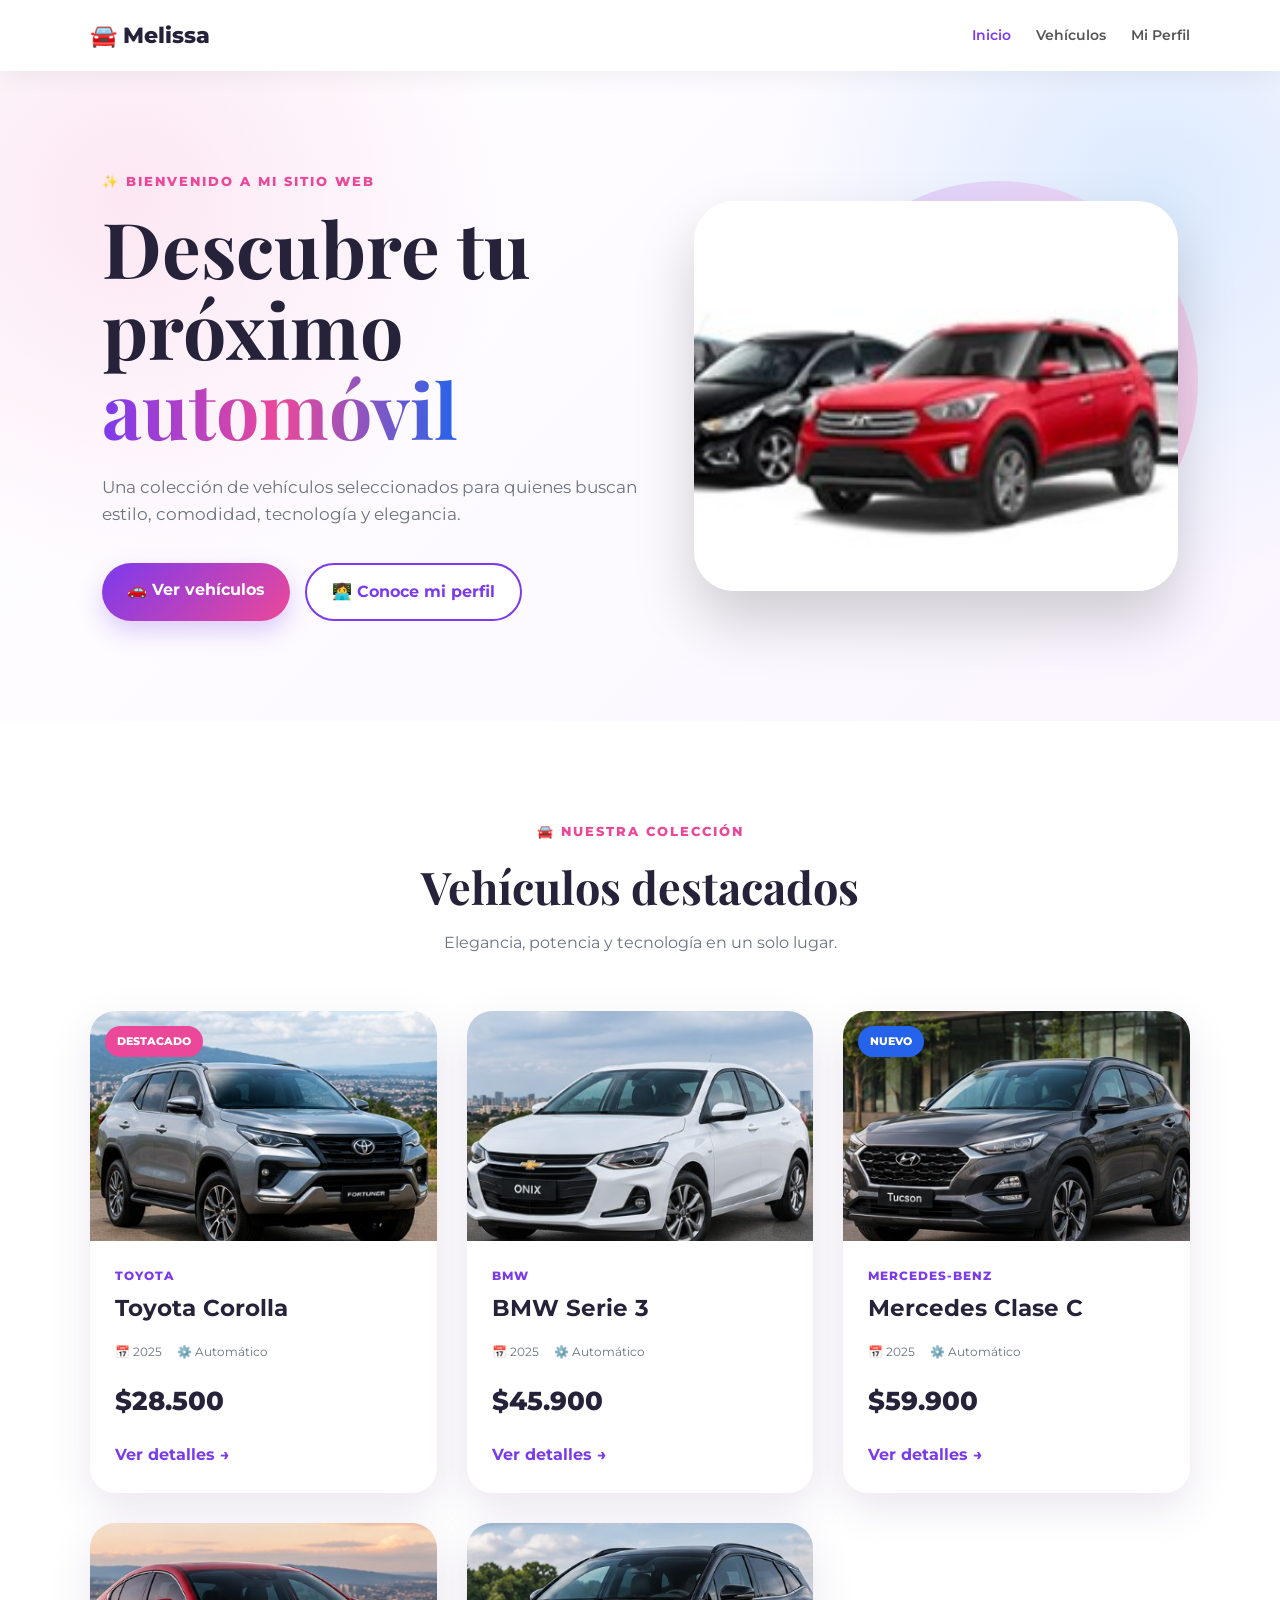
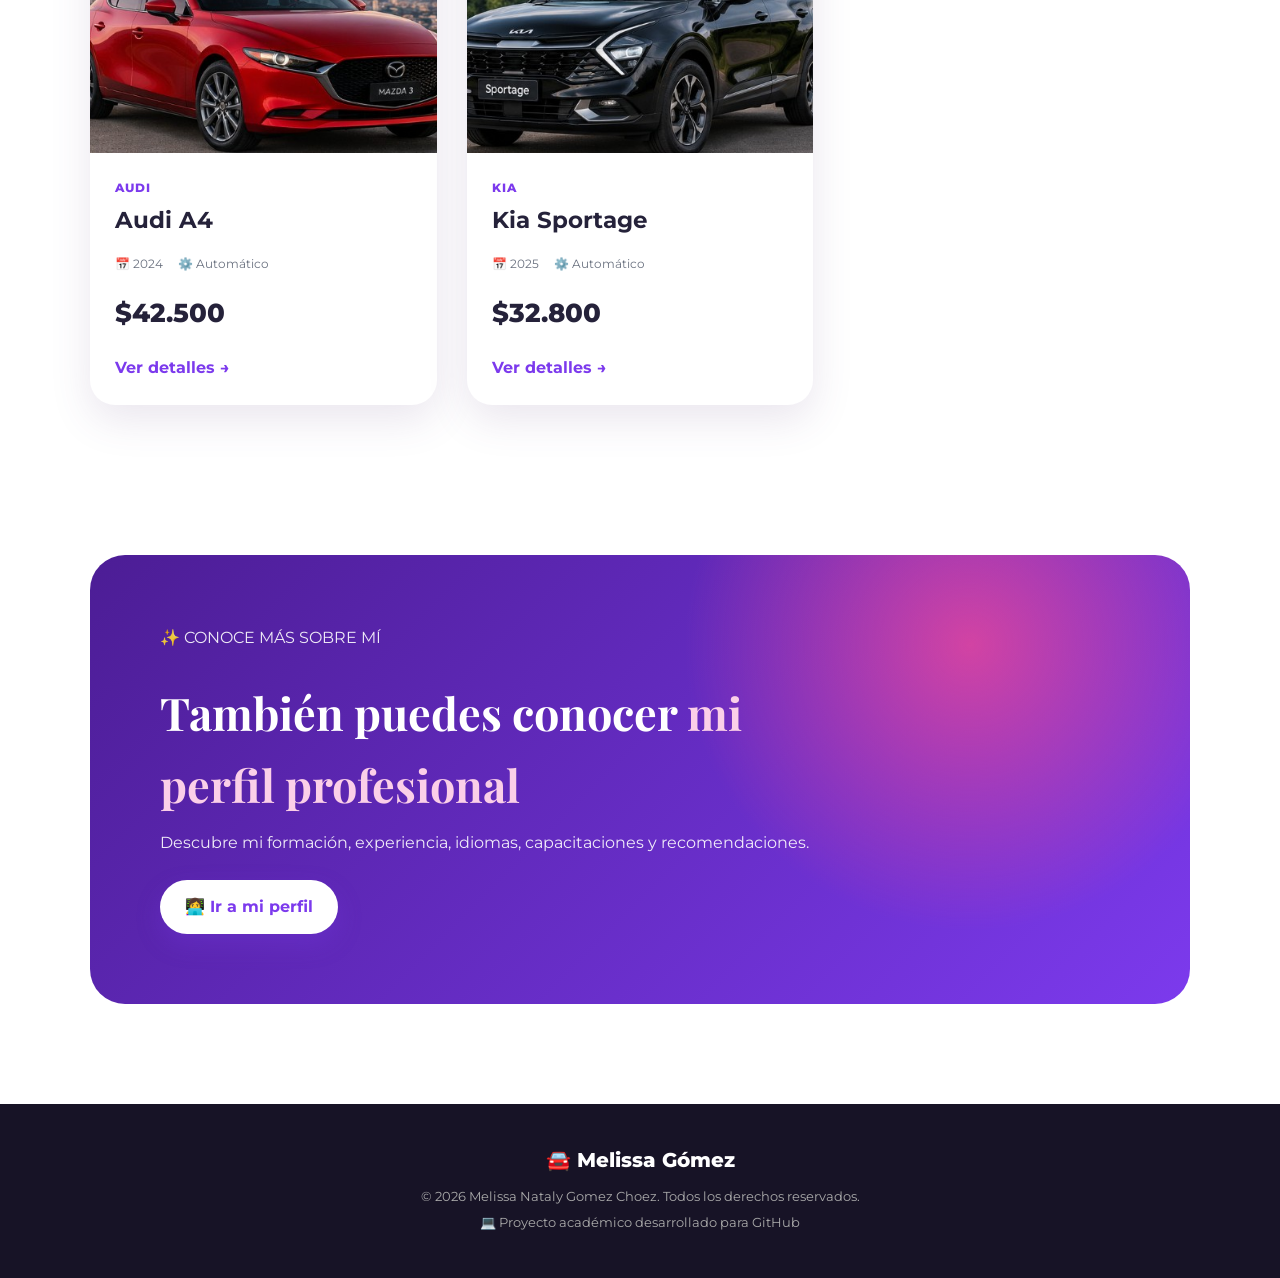
<file: index.html>
<!DOCTYPE html>
<html lang="es">

<head>
    <meta charset="UTF-8">
    <meta name="viewport" content="width=device-width, initial-scale=1.0">

    <title>Melissa Gómez | Catálogo de Autos</title>

    <link rel="stylesheet" href="estilo.css">

    <link rel="preconnect" href="https://fonts.googleapis.com">
    <link rel="preconnect" href="https://fonts.gstatic.com" crossorigin>

    <link href="https://fonts.googleapis.com/css2?family=Montserrat:wght@400;500;600;700;800&family=Playfair+Display:wght@600;700&display=swap" rel="stylesheet">
</head>

<body>

    <!-- ================= NAVBAR ================= -->

    <header class="navbar">

        <div class="logo">
            🚘 <span>Melissa</span>
        </div>

        <nav>
            <a href="index.html" class="activo">Inicio</a>
            <a href="#vehiculos">Vehículos</a>
            <a href="perfil.html">Mi Perfil</a>
        </nav>

    </header>


    <!-- ================= HERO ================= -->

    <section class="hero">

        <div class="hero-text">

            <p class="mini-titulo">
                ✨ BIENVENIDO A MI SITIO WEB
            </p>

            <h1>
                Descubre tu próximo
                <span>automóvil</span>
            </h1>

            <p>
                Una colección de vehículos seleccionados para quienes
                buscan estilo, comodidad, tecnología y elegancia.
            </p>

            <div class="hero-buttons">

                <a href="#vehiculos" class="btn principal">
                    🚗 Ver vehículos
                </a>

                <a href="perfil.html" class="btn secundario">
                    👩‍💻 Conoce mi perfil
                </a>

            </div>

        </div>


        <div class="hero-image">

            <div class="circulo"></div>

            <img src="img/carro0.jpg" alt="Automóvil">

        </div>

    </section>


    <!-- ================= VEHICULOS ================= -->

    <section id="vehiculos" class="vehiculos">

        <div class="titulo-seccion">

            <p>🚘 NUESTRA COLECCIÓN</p>

            <h2>
                Vehículos destacados
            </h2>

            <span>
                Elegancia, potencia y tecnología en un solo lugar.
            </span>

        </div>


        <div class="grid-carros">


            <!-- CARRO 1 -->

            <article class="car-card">

                <div class="car-image">

                    <img src="img/carro1.jpg" alt="Toyota">

                    <span class="etiqueta">
                        DESTACADO
                    </span>

                </div>

                <div class="car-info">

                    <p class="marca">
                        TOYOTA
                    </p>

                    <h3>
                        Toyota Corolla
                    </h3>

                    <div class="car-details">

                        <span>📅 2025</span>
                        <span>⚙️ Automático</span>

                    </div>

                    <div class="precio">
                        $28.500
                    </div>

                    <a href="#" class="btn-carro">
                        Ver detalles →
                    </a>

                </div>

            </article>


            <!-- CARRO 2 -->

            <article class="car-card">

                <div class="car-image">

                    <img src="img/carro2.jpg" alt="BMW">

                </div>

                <div class="car-info">

                    <p class="marca">
                        BMW
                    </p>

                    <h3>
                        BMW Serie 3
                    </h3>

                    <div class="car-details">

                        <span>📅 2025</span>
                        <span>⚙️ Automático</span>

                    </div>

                    <div class="precio">
                        $45.900
                    </div>

                    <a href="#" class="btn-carro">
                        Ver detalles →
                    </a>

                </div>

            </article>


            <!-- CARRO 3 -->

            <article class="car-card">

                <div class="car-image">

                    <img src="img/carro3.jpg" alt="Mercedes">

                    <span class="etiqueta nuevo">
                        NUEVO
                    </span>

                </div>

                <div class="car-info">

                    <p class="marca">
                        MERCEDES-BENZ
                    </p>

                    <h3>
                        Mercedes Clase C
                    </h3>

                    <div class="car-details">

                        <span>📅 2025</span>
                        <span>⚙️ Automático</span>

                    </div>

                    <div class="precio">
                        $59.900
                    </div>

                    <a href="#" class="btn-carro">
                        Ver detalles →
                    </a>

                </div>

            </article>


            <!-- CARRO 4 -->

            <article class="car-card">

                <div class="car-image">

                    <img src="img/carro4.jpg" alt="Audi">

                </div>

                <div class="car-info">

                    <p class="marca">
                        AUDI
                    </p>

                    <h3>
                        Audi A4
                    </h3>

                    <div class="car-details">

                        <span>📅 2024</span>
                        <span>⚙️ Automático</span>

                    </div>

                    <div class="precio">
                        $42.500
                    </div>

                    <a href="#" class="btn-carro">
                        Ver detalles →
                    </a>

                </div>

            </article>


            <!-- CARRO 5 -->

            <article class="car-card">

                <div class="car-image">

                    <img src="img/carro5.jpg" alt="Kia">

                </div>

                <div class="car-info">

                    <p class="marca">
                        KIA
                    </p>

                    <h3>
                        Kia Sportage
                    </h3>

                    <div class="car-details">

                        <span>📅 2025</span>
                        <span>⚙️ Automático</span>

                    </div>

                    <div class="precio">
                        $32.800
                    </div>

                    <a href="#" class="btn-carro">
                        Ver detalles →
                    </a>

                </div>

            </article>


        </div>

    </section>


    <!-- ================= PERFIL ================= -->

    <section class="perfil-banner">

        <div>

            <p>✨ CONOCE MÁS SOBRE MÍ</p>

            <h2>
                También puedes conocer
                <span>mi perfil profesional</span>
            </h2>

            <p>
                Descubre mi formación, experiencia, idiomas,
                capacitaciones y recomendaciones.
            </p>

            <a href="perfil.html" class="btn principal">
                👩‍💻 Ir a mi perfil
            </a>

        </div>

    </section>


    <!-- ================= FOOTER ================= -->

    <footer>

        <div class="footer-logo">
            🚘 Melissa Gómez
        </div>

        <p>
            © 2026 Melissa Nataly Gomez Choez.
            Todos los derechos reservados.
        </p>

        <p>
            💻 Proyecto académico desarrollado para GitHub
        </p>

    </footer>


</body>
</html>
</file>
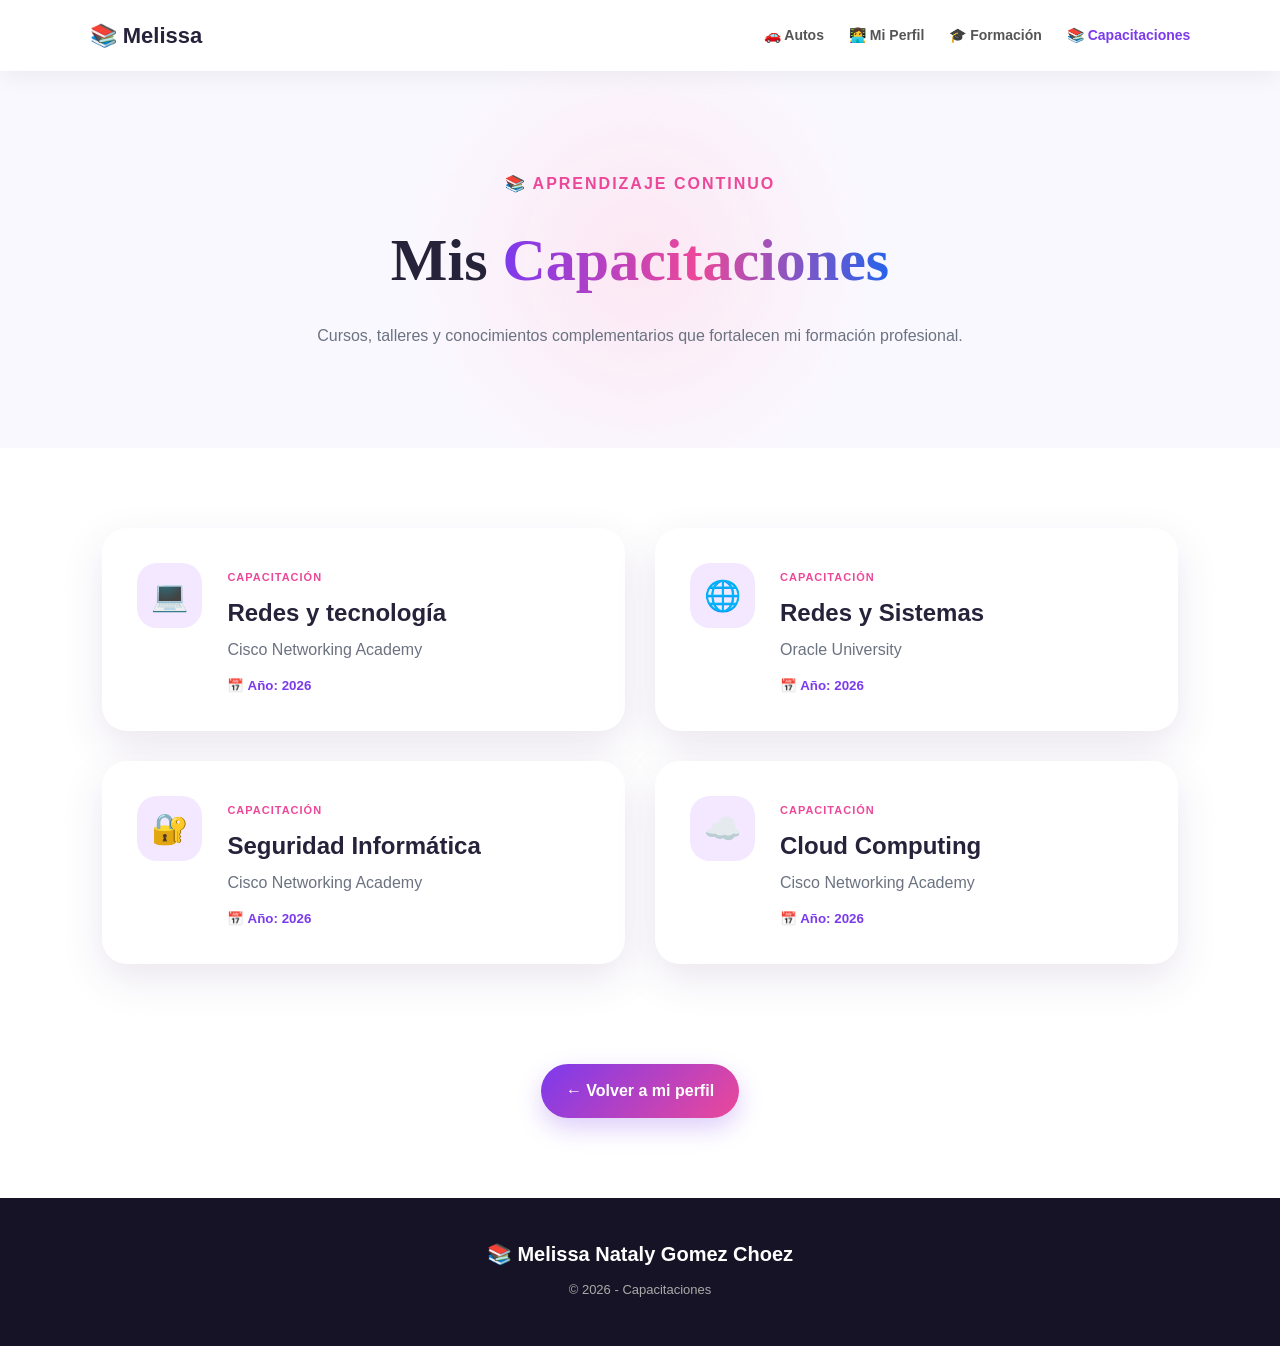
<file: capacitaciones.html>
<!DOCTYPE html>
<html lang="es">

<head>

    <meta charset="UTF-8">

    <meta name="viewport" content="width=device-width, initial-scale=1.0">

    <title>Melissa Gómez | Capacitaciones</title>

    <link rel="stylesheet" href="estilo.css">

</head>


<body>


<header class="navbar">

    <div class="logo">
        📚 <span>Melissa</span>
    </div>

    <nav>

        <a href="index.html">
            🚗 Autos
        </a>

        <a href="perfil.html">
            👩‍💻 Mi Perfil
        </a>

        <a href="instruccion.html">
            🎓 Formación
        </a>

        <a href="capacitaciones.html" class="activo">
            📚 Capacitaciones
        </a>

    </nav>

</header>


<section class="pagina-hero">

    <p>
        📚 APRENDIZAJE CONTINUO
    </p>

    <h1>
        Mis <span>Capacitaciones</span>
    </h1>

    <p>
        Cursos, talleres y conocimientos complementarios
        que fortalecen mi formación profesional.
    </p>

</section>


<section class="capacitaciones">


    <div class="curso-card">

        <div class="curso-icon">
            💻
        </div>

        <div class="curso-info">

            <span>
                CAPACITACIÓN
            </span>

            <h2>
                Redes y tecnología
            </h2>

            <p>
               Cisco Networking Academy
            </p>

            <small>
                📅 Año: 2026
            </small>

        </div>

    </div>


    <div class="curso-card">

        <div class="curso-icon">
            🌐
        </div>

        <div class="curso-info">

            <span>
                CAPACITACIÓN
            </span>

            <h2>
                Redes y Sistemas
            </h2>

            <p>
                Oracle University
            </p>

            <small>
                📅 Año: 2026
            </small>

        </div>

    </div>


    <div class="curso-card">

        <div class="curso-icon">
            🔐
        </div>

        <div class="curso-info">

            <span>
                CAPACITACIÓN
            </span>

            <h2>
                Seguridad Informática
            </h2>

            <p>
                Cisco Networking Academy
            </p>

            <small>
                📅 Año: 2026
            </small>

        </div>

    </div>


    <div class="curso-card">

        <div class="curso-icon">
            ☁️
        </div>

        <div class="curso-info">

            <span>
                CAPACITACIÓN
            </span>

            <h2>
                Cloud Computing
            </h2>

            <p>
                Cisco Networking Academy
            </p>

            <small>
                📅 Año: 2026
            </small>

        </div>

    </div>


</section>


<div class="volver">

    <a href="perfil.html" class="btn principal">
        ← Volver a mi perfil
    </a>

</div>


<footer>

    <div class="footer-logo">
        📚 Melissa Nataly Gomez Choez
    </div>

    <p>
        © 2026 - Capacitaciones
    </p>

</footer>


</body>

</html>
</file>
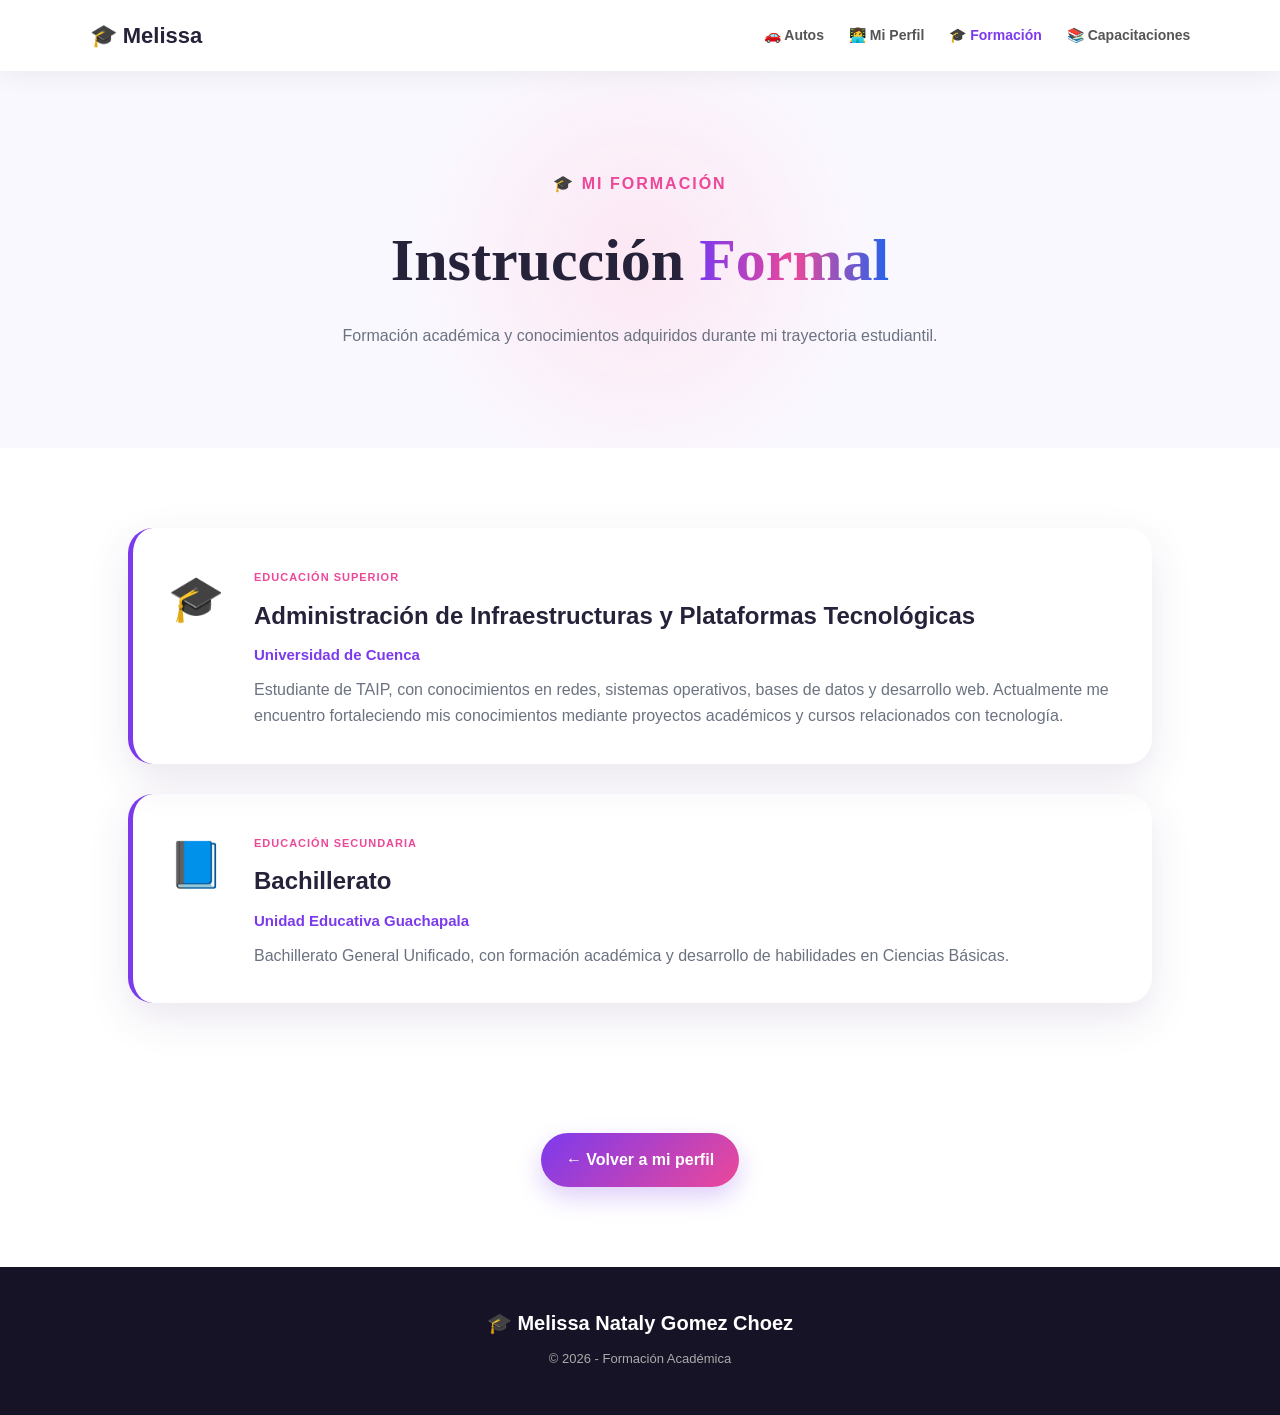
<file: instruccion.html>
<!DOCTYPE html>
<html lang="es">

<head>

    <meta charset="UTF-8">

    <meta name="viewport" content="width=device-width, initial-scale=1.0">

    <title>Melissa Gómez | Instrucción Formal</title>

    <link rel="stylesheet" href="estilo.css">

</head>


<body>


<header class="navbar">

    <div class="logo">
        🎓 <span>Melissa</span>
    </div>

    <nav>

        <a href="index.html">
            🚗 Autos
        </a>

        <a href="perfil.html">
            👩‍💻 Mi Perfil
        </a>

        <a href="instruccion.html" class="activo">
            🎓 Formación
        </a>

        <a href="capacitaciones.html">
            📚 Capacitaciones
        </a>

    </nav>

</header>


<section class="pagina-hero">

    <p>
        🎓 MI FORMACIÓN
    </p>

    <h1>
        Instrucción <span>Formal</span>
    </h1>

    <p>
        Formación académica y conocimientos adquiridos
        durante mi trayectoria estudiantil.
    </p>

</section>


<section class="formacion">

    <div class="formacion-card">

        <div class="formacion-icon">
            🎓
        </div>

        <div>

            <span>
                EDUCACIÓN SUPERIOR
            </span>

            <h2>
                Administración de Infraestructuras
                y Plataformas Tecnológicas
            </h2>

            <h3>
                Universidad de Cuenca
            </h3>

            <p>
                Estudiante de TAIP, con conocimientos en redes, sistemas operativos, bases de datos y desarrollo web. Actualmente me encuentro fortaleciendo mis conocimientos mediante proyectos académicos y cursos relacionados con tecnología.
            </p>

        </div>

    </div>


    <div class="formacion-card">

        <div class="formacion-icon">
            📘
        </div>

        <div>

            <span>
                EDUCACIÓN SECUNDARIA
            </span>

            <h2>
                Bachillerato
            </h2>

            <h3>
                Unidad Educativa Guachapala
            </h3>

            <p>
                Bachillerato General Unificado, con formación académica y desarrollo de habilidades en Ciencias Básicas.
            </p>

        </div>

    </div>


</section>


<div class="volver">

    <a href="perfil.html" class="btn principal">
        ← Volver a mi perfil
    </a>

</div>


<footer>

    <div class="footer-logo">
        🎓 Melissa Nataly Gomez Choez
    </div>

    <p>
        © 2026 - Formación Académica
    </p>

</footer>


</body>

</html>
</file>
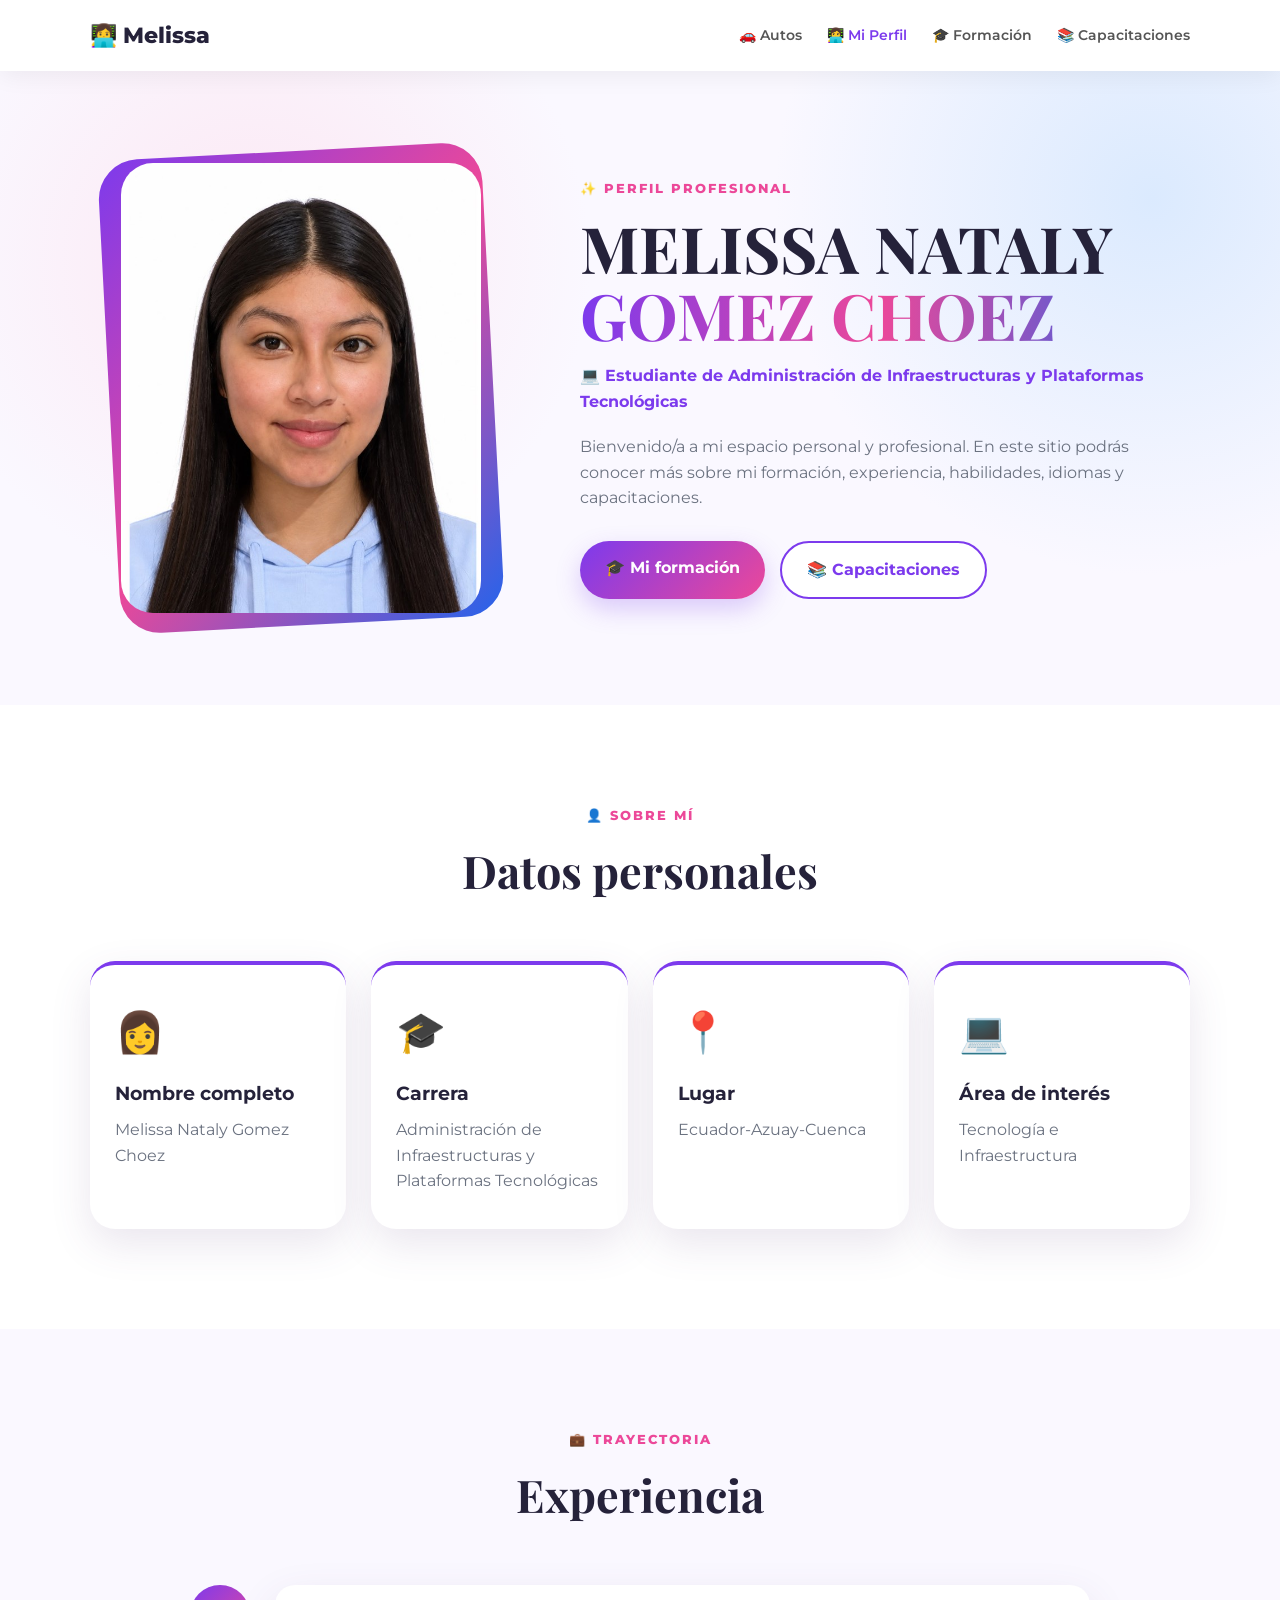
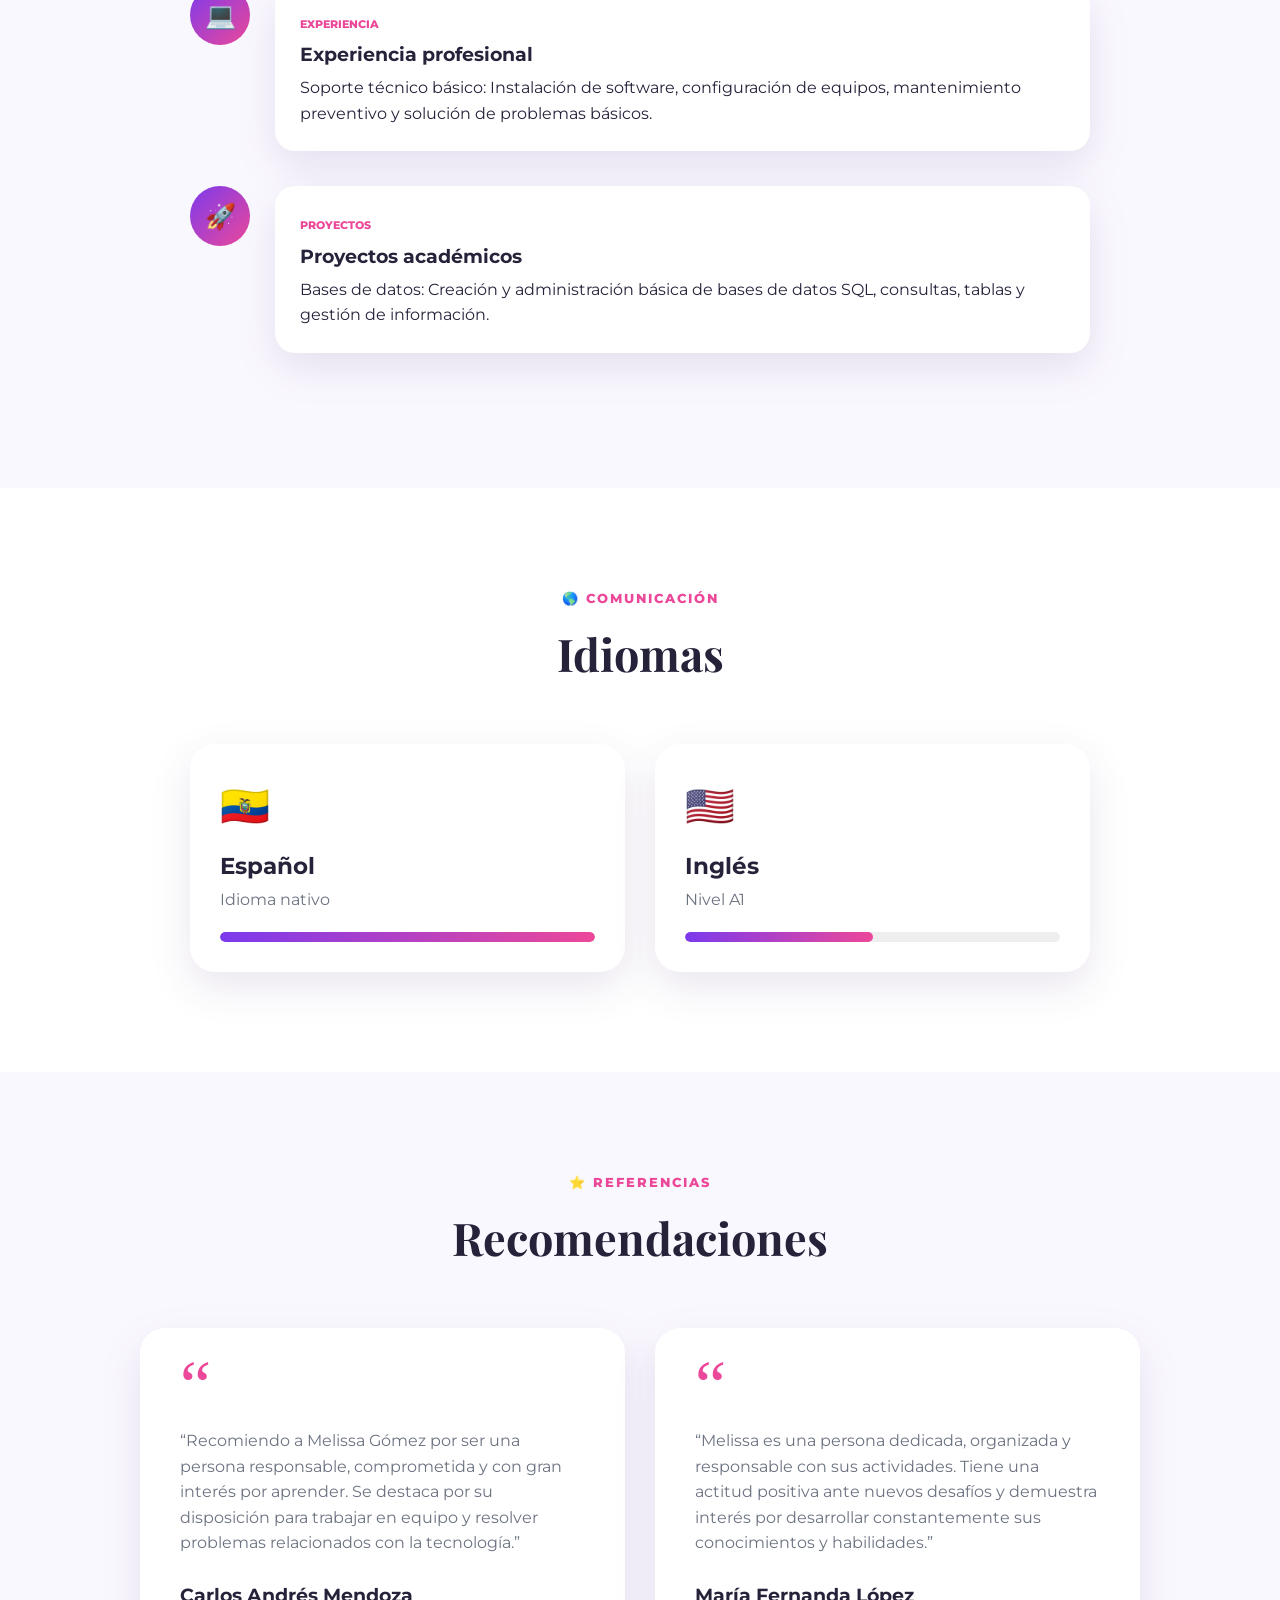
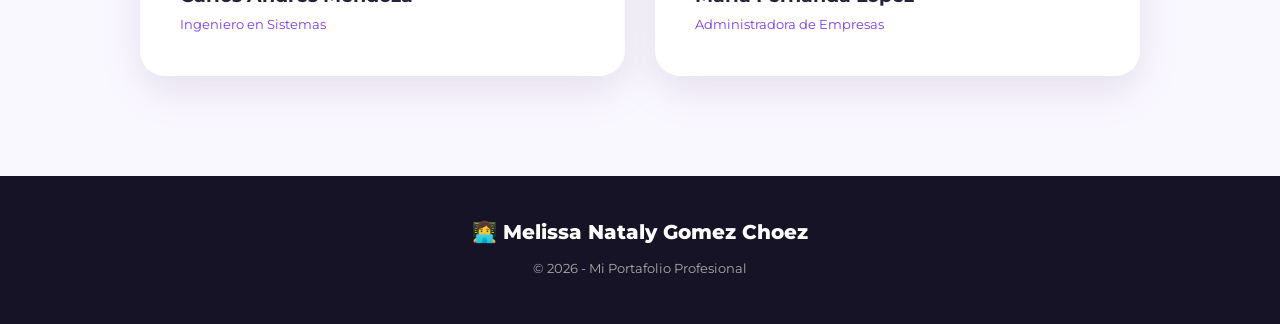
<file: perfil.html>
<!DOCTYPE html>
<html lang="es">

<head>

    <meta charset="UTF-8">

    <meta name="viewport" content="width=device-width, initial-scale=1.0">

    <title>Melissa Gómez | Mi Perfil</title>

    <link rel="stylesheet" href="estilo.css">

    <link rel="preconnect" href="https://fonts.googleapis.com">

    <link rel="preconnect" href="https://fonts.gstatic.com" crossorigin>

    <link href="https://fonts.googleapis.com/css2?family=Montserrat:wght@400;500;600;700;800&family=Playfair+Display:wght@600;700&display=swap" rel="stylesheet">

</head>


<body>


<!-- NAVBAR -->

<header class="navbar">

    <div class="logo">
        👩‍💻 <span>Melissa</span>
    </div>

    <nav>

        <a href="index.html">
            🚗 Autos
        </a>

        <a href="perfil.html" class="activo">
            👩‍💻 Mi Perfil
        </a>

        <a href="instruccion.html">
            🎓 Formación
        </a>

        <a href="capacitaciones.html">
            📚 Capacitaciones
        </a>

    </nav>

</header>


<!-- PERFIL PRINCIPAL -->

<section class="perfil-hero">

    <div class="perfil-foto">

        <div class="foto-marco">

            <img src="img/perfil1.jpg"
                 alt="Fotografía de Melissa Nataly Gomez Choez">

        </div>

    </div>


    <div class="perfil-presentacion">

        <p class="mini-titulo">
            ✨ PERFIL PROFESIONAL
        </p>

        <h1>
            MELISSA NATALY
            <span>GOMEZ CHOEZ</span>
        </h1>

        <p class="profesion">
            💻 Estudiante de Administración de
            Infraestructuras y Plataformas Tecnológicas
        </p>

        <p>
            Bienvenido/a a mi espacio personal y profesional.
            En este sitio podrás conocer más sobre mi formación,
            experiencia, habilidades, idiomas y capacitaciones.
        </p>

        <div class="perfil-botones">

            <a href="instruccion.html" class="btn principal">
                🎓 Mi formación
            </a>

            <a href="capacitaciones.html" class="btn secundario">
                📚 Capacitaciones
            </a>

        </div>

    </div>

</section>


<!-- DATOS PERSONALES -->

<section class="contenido-perfil">

    <div class="titulo-seccion">

        <p>👤 SOBRE MÍ</p>

        <h2>
            Datos personales
        </h2>

    </div>


    <div class="datos-grid">


        <div class="dato-card">

            <div class="icono">
                👩
            </div>

            <h3>
                Nombre completo
            </h3>

            <p>
                Melissa Nataly Gomez Choez
            </p>

        </div>


        <div class="dato-card">

            <div class="icono">
                🎓
            </div>

            <h3>
                Carrera
            </h3>

            <p>
                Administración de Infraestructuras
                y Plataformas Tecnológicas
            </p>

        </div>


        <div class="dato-card">

            <div class="icono">
                📍
            </div>

            <h3>
                Lugar
            </h3>

            <p>
                Ecuador-Azuay-Cuenca
            </p>

        </div>


        <div class="dato-card">

            <div class="icono">
                💻
            </div>

            <h3>
                Área de interés
            </h3>

            <p>
                Tecnología e Infraestructura
            </p>

        </div>


    </div>

</section>


<!-- EXPERIENCIA -->

<section class="experiencia">

    <div class="titulo-seccion">

        <p>💼 TRAYECTORIA</p>

        <h2>
            Experiencia
        </h2>

    </div>


    <div class="timeline">


        <div class="timeline-item">

            <div class="timeline-icon">
                💻
            </div>

            <div class="timeline-content">

                <span>
                    EXPERIENCIA
                </span>

                <h3>
                    Experiencia profesional
                </h3>

                <p>
                    Soporte técnico básico:
Instalación de software, configuración de equipos, mantenimiento preventivo y solución de problemas básicos.
                </p>

            </div>

        </div>


        <div class="timeline-item">

            <div class="timeline-icon">
                🚀
            </div>

            <div class="timeline-content">

                <span>
                    PROYECTOS
                </span>

                <h3>
                    Proyectos académicos
                </h3>

                <p>
                    Bases de datos:
Creación y administración básica de bases de datos SQL, consultas, tablas y gestión de información.
                </p>

            </div>

        </div>


    </div>

</section>


<!-- IDIOMAS -->

<section class="idiomas">

    <div class="titulo-seccion">

        <p>🌎 COMUNICACIÓN</p>

        <h2>
            Idiomas
        </h2>

    </div>


    <div class="idiomas-grid">


        <div class="idioma-card">

            <div class="idioma-icon">
                🇪🇨
            </div>

            <h3>
                Español
            </h3>

            <p>
                Idioma nativo
            </p>

            <div class="barra">
                <span style="width:100%"></span>
            </div>

        </div>


        <div class="idioma-card">

            <div class="idioma-icon">
                🇺🇸
            </div>

            <h3>
                Inglés 
            </h3>

            <p>
                Nivel A1
            </p>

            <div class="barra">
                <span style="width:50%"></span>
            </div>

        </div>


    </div>

</section>


<!-- RECOMENDACIONES -->

<section class="recomendaciones">

    <div class="titulo-seccion">

        <p>⭐ REFERENCIAS</p>

        <h2>
            Recomendaciones
        </h2>

    </div>


    <div class="recomendacion-grid">


        <div class="recomendacion-card">

            <div class="comillas">
                “
            </div>

            <p>
                “Recomiendo a Melissa Gómez por ser una persona responsable, comprometida y con gran interés por aprender. Se destaca por su disposición para trabajar en equipo y resolver problemas relacionados con la tecnología.”
            </p>

            <h3>
                Carlos Andrés Mendoza
            </h3>

            <span>
                Ingeniero en Sistemas
            </span>

        </div>


        <div class="recomendacion-card">

            <div class="comillas">
                “
            </div>

            <p>
                “Melissa es una persona dedicada, organizada y responsable con sus actividades. Tiene una actitud positiva ante nuevos desafíos y demuestra interés por desarrollar constantemente sus conocimientos y habilidades.”
            </p>

            <h3>
                María Fernanda López
            </h3>

            <span>
                Administradora de Empresas
            </span>

        </div>


    </div>

</section>


<!-- FOOTER -->

<footer>

    <div class="footer-logo">
        👩‍💻 Melissa Nataly Gomez Choez
    </div>

    <p>
        © 2026 - Mi Portafolio Profesional
    </p>

</footer>


</body>

</html>
</file>
<file: estilo.css>
/* =====================================================
   CONFIGURACIÓN GENERAL
===================================================== */

* {
    margin: 0;
    padding: 0;
    box-sizing: border-box;
}


html {
    scroll-behavior: smooth;
}


body {
    font-family: 'Montserrat', sans-serif;
    color: #25223a;
    background: #fff;
    line-height: 1.6;
}


a {
    text-decoration: none;
}


img {
    max-width: 100%;
    display: block;
}


/* =====================================================
   COLORES
===================================================== */

:root {

    --morado: #7c3aed;

    --morado-oscuro: #4c1d95;

    --rosa: #ec4899;

    --azul: #2563eb;

    --celeste: #06b6d4;

    --fondo: #faf8ff;

    --texto: #25223a;

    --gris: #6b7280;

    --blanco: #ffffff;

    --sombra: 0 15px 40px rgba(91, 63, 125, 0.13);

}


/* =====================================================
   NAVBAR
===================================================== */

.navbar {

    width: 100%;

    padding: 18px 7%;

    display: flex;

    align-items: center;

    justify-content: space-between;

    background: rgba(255,255,255,0.95);

    backdrop-filter: blur(10px);

    position: sticky;

    top: 0;

    z-index: 1000;

    box-shadow: 0 5px 25px rgba(0,0,0,0.06);

}


.logo {

    font-size: 22px;

    font-weight: 800;

    color: var(--morado);

}


.logo span {
    color: var(--texto);
}


.navbar nav {

    display: flex;

    gap: 25px;

}


.navbar nav a {

    color: #555;

    font-weight: 600;

    font-size: 14px;

    transition: .3s;

}


.navbar nav a:hover,
.navbar nav a.activo {

    color: var(--morado);

}


/* =====================================================
   HERO
===================================================== */

.hero {

    min-height: 650px;

    padding: 80px 8%;

    display: flex;

    align-items: center;

    justify-content: space-between;

    gap: 50px;

    background:

    radial-gradient(circle at 10% 20%, #fce7f3 0%, transparent 30%),

    radial-gradient(circle at 90% 20%, #dbeafe 0%, transparent 30%),

    linear-gradient(135deg,#fff,#faf5ff);

}


.hero-text {

    width: 50%;

}


.mini-titulo {

    color: var(--rosa);

    font-weight: 800;

    letter-spacing: 2px;

    font-size: 13px;

    margin-bottom: 15px;

}


.hero h1 {

    font-family: 'Playfair Display', serif;

    font-size: clamp(45px,6vw,78px);

    line-height: 1.05;

    margin-bottom: 25px;

}


.hero h1 span,
.perfil-presentacion h1 span,
.pagina-hero h1 span {

    background: linear-gradient(
        90deg,
        var(--morado),
        var(--rosa),
        var(--azul)
    );

    -webkit-background-clip: text;

    color: transparent;

}


.hero-text > p:not(.mini-titulo) {

    color: var(--gris);

    max-width: 570px;

    font-size: 17px;

}


.hero-buttons {

    display: flex;

    gap: 15px;

    margin-top: 35px;

    flex-wrap: wrap;

}


/* =====================================================
   BOTONES
===================================================== */

.btn {

    display: inline-block;

    padding: 14px 25px;

    border-radius: 50px;

    font-weight: 700;

    transition: .3s;

}


.btn.principal {

    color: white;

    background: linear-gradient(
        135deg,
        var(--morado),
        var(--rosa)
    );

    box-shadow: 0 10px 25px rgba(124,58,237,.25);

}


.btn.principal:hover {

    transform: translateY(-4px);

    box-shadow: 0 15px 30px rgba(124,58,237,.35);

}


.btn.secundario {

    color: var(--morado);

    border: 2px solid var(--morado);

    background: white;

}


.btn.secundario:hover {

    background: var(--morado);

    color: white;

    transform: translateY(-4px);

}


/* =====================================================
   HERO IMAGEN
===================================================== */

.hero-image {

    width: 45%;

    position: relative;

    display: flex;

    justify-content: center;

}


.hero-image img {

    width: 500px;

    height: 390px;

    object-fit: cover;

    border-radius: 40px;

    position: relative;

    z-index: 2;

    box-shadow: 0 30px 60px rgba(0,0,0,.18);

}


.circulo {

    width: 400px;

    height: 400px;

    background: linear-gradient(
        135deg,
        #ddd6fe,
        #fbcfe8
    );

    border-radius: 50%;

    position: absolute;

    right: -20px;

    top: -20px;

}


/* =====================================================
   TITULOS
===================================================== */

.titulo-seccion {

    text-align: center;

    margin-bottom: 55px;

}


.titulo-seccion p {

    color: var(--rosa);

    font-size: 13px;

    font-weight: 800;

    letter-spacing: 2px;

}


.titulo-seccion h2 {

    font-family: 'Playfair Display', serif;

    font-size: 45px;

    margin: 8px 0;

}


.titulo-seccion span {

    color: var(--gris);

}


/* =====================================================
   VEHICULOS
===================================================== */

.vehiculos {

    padding: 100px 7%;

    background: white;

}


.grid-carros {

    display: grid;

    grid-template-columns:
        repeat(auto-fit,minmax(280px,1fr));

    gap: 30px;

}


.car-card {

    background: white;

    border-radius: 25px;

    overflow: hidden;

    box-shadow: var(--sombra);

    transition: .4s;

}


.car-card:hover {

    transform: translateY(-10px);

}


.car-image {

    height: 230px;

    position: relative;

    overflow: hidden;

}


.car-image img {

    width: 100%;

    height: 100%;

    object-fit: cover;

    transition: .5s;

}


.car-card:hover .car-image img {

    transform: scale(1.08);

}


.etiqueta {

    position: absolute;

    top: 15px;

    left: 15px;

    background: var(--rosa);

    color: white;

    padding: 7px 12px;

    border-radius: 20px;

    font-size: 11px;

    font-weight: 800;

}


.etiqueta.nuevo {

    background: var(--azul);

}


.car-info {

    padding: 25px;

}


.marca {

    color: var(--morado);

    font-size: 12px;

    font-weight: 800;

    letter-spacing: 1px;

}


.car-info h3 {

    font-size: 23px;

    margin: 5px 0 15px;

}


.car-details {

    display: flex;

    gap: 15px;

    color: var(--gris);

    font-size: 12px;

}


.precio {

    font-size: 26px;

    font-weight: 800;

    margin: 20px 0;

}


.btn-carro {

    color: var(--morado);

    font-weight: 700;

}


/* =====================================================
   PERFIL BANNER
===================================================== */

.perfil-banner {

    margin: 50px 7% 100px;

    padding: 70px;

    border-radius: 35px;

    color: white;

    background:

    radial-gradient(
        circle at 80% 20%,
        rgba(236,72,153,.8),
        transparent 30%
    ),

    linear-gradient(
        135deg,
        #4c1d95,
        #7c3aed
    );

}


.perfil-banner h2 {

    font-family: 'Playfair Display', serif;

    font-size: 45px;

    max-width: 700px;

    margin: 10px 0;

}


.perfil-banner h2 span {

    color: #fbcfe8;

}


.perfil-banner p {

    max-width: 650px;

    opacity: .9;

    margin-bottom: 25px;

}


.perfil-banner .btn {

    background: white;

    color: var(--morado);

}


/* =====================================================
   FOOTER
===================================================== */

footer {

    background: #171326;

    color: white;

    padding: 40px 7%;

    text-align: center;

}


.footer-logo {

    font-size: 20px;

    font-weight: 800;

    margin-bottom: 10px;

}


footer p {

    color: #aaa;

    font-size: 13px;

    margin: 5px;

}


/* =====================================================
   PERFIL
===================================================== */

.perfil-hero {

    min-height: 600px;

    padding: 80px 8%;

    display: flex;

    align-items: center;

    gap: 80px;

    background:

    radial-gradient(circle at 20% 30%,#fce7f3,transparent 30%),

    radial-gradient(circle at 90% 20%,#dbeafe,transparent 30%),

    #faf8ff;

}


.perfil-foto {

    width: 40%;

    display: flex;

    justify-content: center;

}


.foto-marco {

    padding: 12px;

    border-radius: 40px;

    background: linear-gradient(
        135deg,
        var(--morado),
        var(--rosa),
        var(--azul)
    );

    transform: rotate(-3deg);

}


.foto-marco img {

    width: 360px;

    height: 450px;

    object-fit: cover;

    border-radius: 32px;

    transform: rotate(3deg);

}


.perfil-presentacion {

    width: 60%;

}


.perfil-presentacion h1 {

    font-family: 'Playfair Display', serif;

    font-size: clamp(40px,5vw,65px);

    line-height: 1.05;

    margin: 15px 0;

}


.perfil-presentacion h1 span {

    display: block;

}


.profesion {

    color: var(--morado);

    font-weight: 700;

    margin-bottom: 20px;

}


.perfil-presentacion > p:not(.mini-titulo):not(.profesion) {

    color: var(--gris);

    max-width: 650px;

}


.perfil-botones {

    margin-top: 30px;

    display: flex;

    gap: 15px;

    flex-wrap: wrap;

}


/* =====================================================
   DATOS
===================================================== */

.contenido-perfil {

    padding: 100px 7%;

}


.datos-grid {

    display: grid;

    grid-template-columns:
        repeat(auto-fit,minmax(230px,1fr));

    gap: 25px;

}


.dato-card {

    padding: 35px 25px;

    border-radius: 25px;

    background: white;

    box-shadow: var(--sombra);

    border-top: 4px solid var(--morado);

    transition: .3s;

}


.dato-card:hover {

    transform: translateY(-8px);

}


.icono {

    font-size: 40px;

    margin-bottom: 15px;

}


.dato-card h3 {

    margin-bottom: 8px;

}


.dato-card p {

    color: var(--gris);

}


/* =====================================================
   EXPERIENCIA
===================================================== */

.experiencia {

    padding: 100px 7%;

    background: #faf8ff;

}


.timeline {

    max-width: 900px;

    margin: auto;

}


.timeline-item {

    display: flex;

    gap: 25px;

    margin-bottom: 35px;

}


.timeline-icon {

    min-width: 60px;

    height: 60px;

    display: flex;

    align-items: center;

    justify-content: center;

    background: linear-gradient(
        135deg,
        var(--morado),
        var(--rosa)
    );

    border-radius: 50%;

    font-size: 25px;

}


.timeline-content {

    background: white;

    padding: 25px;

    border-radius: 20px;

    box-shadow: var(--sombra);

    flex: 1;

}


.timeline-content span {

    color: var(--rosa);

    font-size: 11px;

    font-weight: 800;

}


.timeline-content h3 {

    margin: 5px 0;

}


/* =====================================================
   IDIOMAS
===================================================== */

.idiomas {

    padding: 100px 7%;

}


.idiomas-grid {

    display: grid;

    grid-template-columns:
        repeat(auto-fit,minmax(300px,1fr));

    gap: 30px;

    max-width: 900px;

    margin: auto;

}


.idioma-card {

    padding: 30px;

    border-radius: 25px;

    box-shadow: var(--sombra);

    background: white;

}


.idioma-icon {

    font-size: 40px;

}


.idioma-card h3 {

    font-size: 23px;

    margin: 10px 0 2px;

}


.idioma-card p {

    color: var(--gris);

}


.barra {

    height: 10px;

    background: #eee;

    border-radius: 20px;

    margin-top: 20px;

    overflow: hidden;

}


.barra span {

    display: block;

    height: 100%;

    background: linear-gradient(
        90deg,
        var(--morado),
        var(--rosa)
    );

    border-radius: 20px;

}


/* =====================================================
   RECOMENDACIONES
===================================================== */

.recomendaciones {

    padding: 100px 7%;

    background: #faf8ff;

}


.recomendacion-grid {

    display: grid;

    grid-template-columns:
        repeat(auto-fit,minmax(300px,1fr));

    gap: 30px;

    max-width: 1000px;

    margin: auto;

}


.recomendacion-card {

    background: white;

    padding: 40px;

    border-radius: 25px;

    box-shadow: var(--sombra);

}


.comillas {

    font-family: Georgia;

    font-size: 70px;

    line-height: .5;

    color: var(--rosa);

}


.recomendacion-card p {

    color: var(--gris);

    margin: 25px 0;

}


.recomendacion-card span {

    color: var(--morado);

    font-size: 13px;

}


/* =====================================================
   PAGINAS INTERNAS
===================================================== */

.pagina-hero {

    text-align: center;

    padding: 100px 7%;

    background:

    radial-gradient(circle,#fce7f3,transparent 35%),

    #faf8ff;

}


.pagina-hero > p:first-child {

    color: var(--rosa);

    font-weight: 800;

    letter-spacing: 2px;

}


.pagina-hero h1 {

    font-family: 'Playfair Display', serif;

    font-size: 60px;

    margin: 15px 0;

}


.pagina-hero p:last-child {

    color: var(--gris);

    max-width: 650px;

    margin: auto;

}


/* =====================================================
   FORMACION
===================================================== */

.formacion {

    padding: 80px 10%;

    background: white;

}


.formacion-card {

    display: flex;

    gap: 30px;

    padding: 35px;

    margin-bottom: 30px;

    border-radius: 25px;

    box-shadow: var(--sombra);

    border-left: 5px solid var(--morado);

}


.formacion-icon {

    font-size: 45px;

}


.formacion-card span,
.curso-info span {

    color: var(--rosa);

    font-size: 11px;

    font-weight: 800;

    letter-spacing: 1px;

}


.formacion-card h2 {

    margin: 8px 0;

}


.formacion-card h3 {

    color: var(--morado);

    font-size: 15px;

}


.formacion-card p {

    color: var(--gris);

    margin-top: 10px;

}


/* =====================================================
   CAPACITACIONES
===================================================== */

.capacitaciones {

    padding: 80px 8%;

    display: grid;

    grid-template-columns:
        repeat(auto-fit,minmax(350px,1fr));

    gap: 30px;

}


.curso-card {

    padding: 35px;

    background: white;

    border-radius: 25px;

    box-shadow: var(--sombra);

    display: flex;

    gap: 25px;

    transition: .3s;

}


.curso-card:hover {

    transform: translateY(-8px);

}


.curso-icon {

    width: 65px;

    height: 65px;

    min-width: 65px;

    border-radius: 20px;

    display: flex;

    align-items: center;

    justify-content: center;

    font-size: 30px;

    background: #f3e8ff;

}


.curso-info h2 {

    margin: 5px 0;

}


.curso-info p {

    color: var(--gris);

}


.curso-info small {

    display: block;

    margin-top: 12px;

    color: var(--morado);

    font-weight: 700;

}


/* =====================================================
   VOLVER
===================================================== */

.volver {

    text-align: center;

    padding: 20px 0 80px;

}


/* =====================================================
   RESPONSIVE - CELULARES
===================================================== */

@media(max-width:850px) {

    .navbar {

        flex-direction: column;

        gap: 15px;

    }


    .navbar nav {

        gap: 12px;

        flex-wrap: wrap;

        justify-content: center;

    }


    .hero {

        flex-direction: column;

        text-align: center;

        padding-top: 60px;

    }


    .hero-text,
    .hero-image {

        width: 100%;

    }


    .hero-buttons {

        justify-content: center;

    }


    .hero-image img {

        width: 100%;

        height: 300px;

    }


    .circulo {

        width: 280px;

        height: 280px;

    }


    .perfil-hero {

        flex-direction: column;

        text-align: center;

    }


    .perfil-foto,
    .perfil-presentacion {

        width: 100%;

    }


    .perfil-botones {

        justify-content: center;

    }


    .foto-marco img {

        width: 280px;

        height: 350px;

    }


    .perfil-banner {

        padding: 40px 25px;

    }


    .perfil-banner h2 {

        font-size: 35px;

    }


    .titulo-seccion h2 {

        font-size: 36px;

    }


    .pagina-hero h1 {

        font-size: 43px;

    }


    .formacion-card {

        flex-direction: column;

    }

}
</file>
